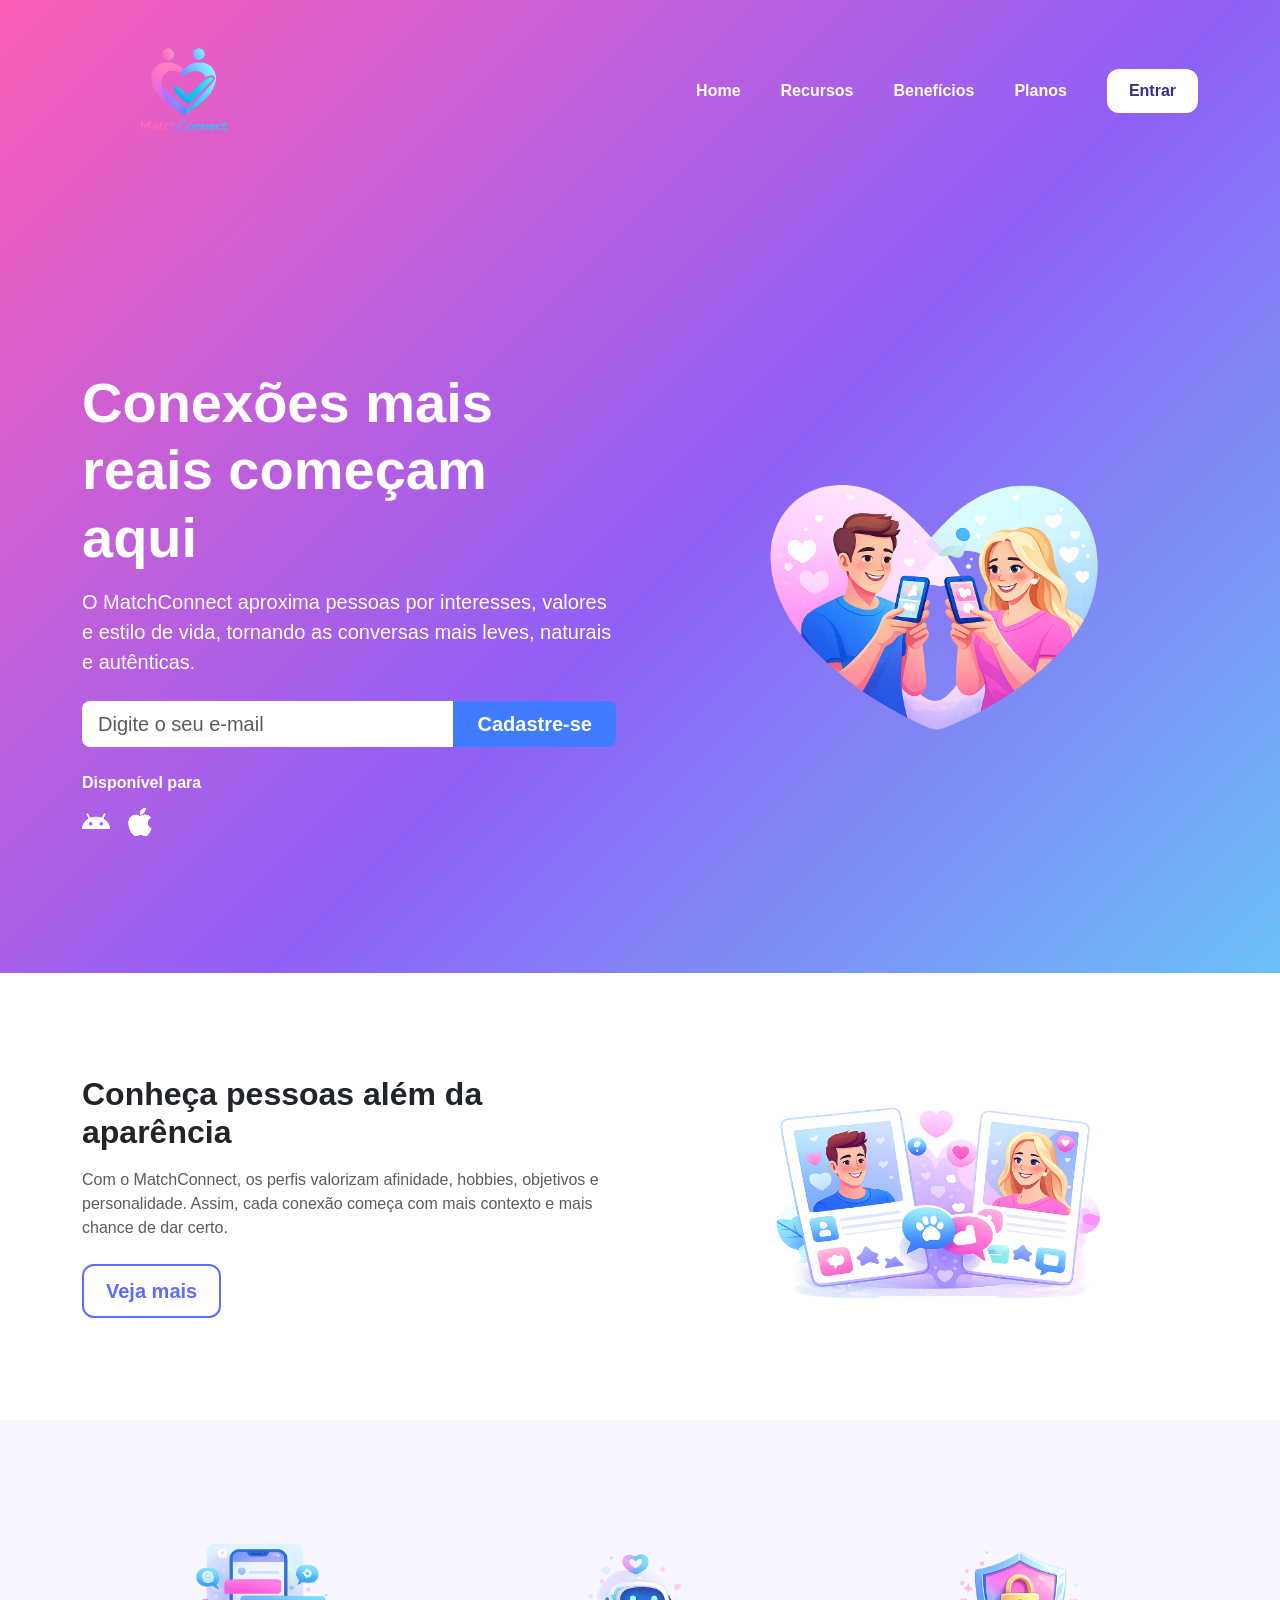
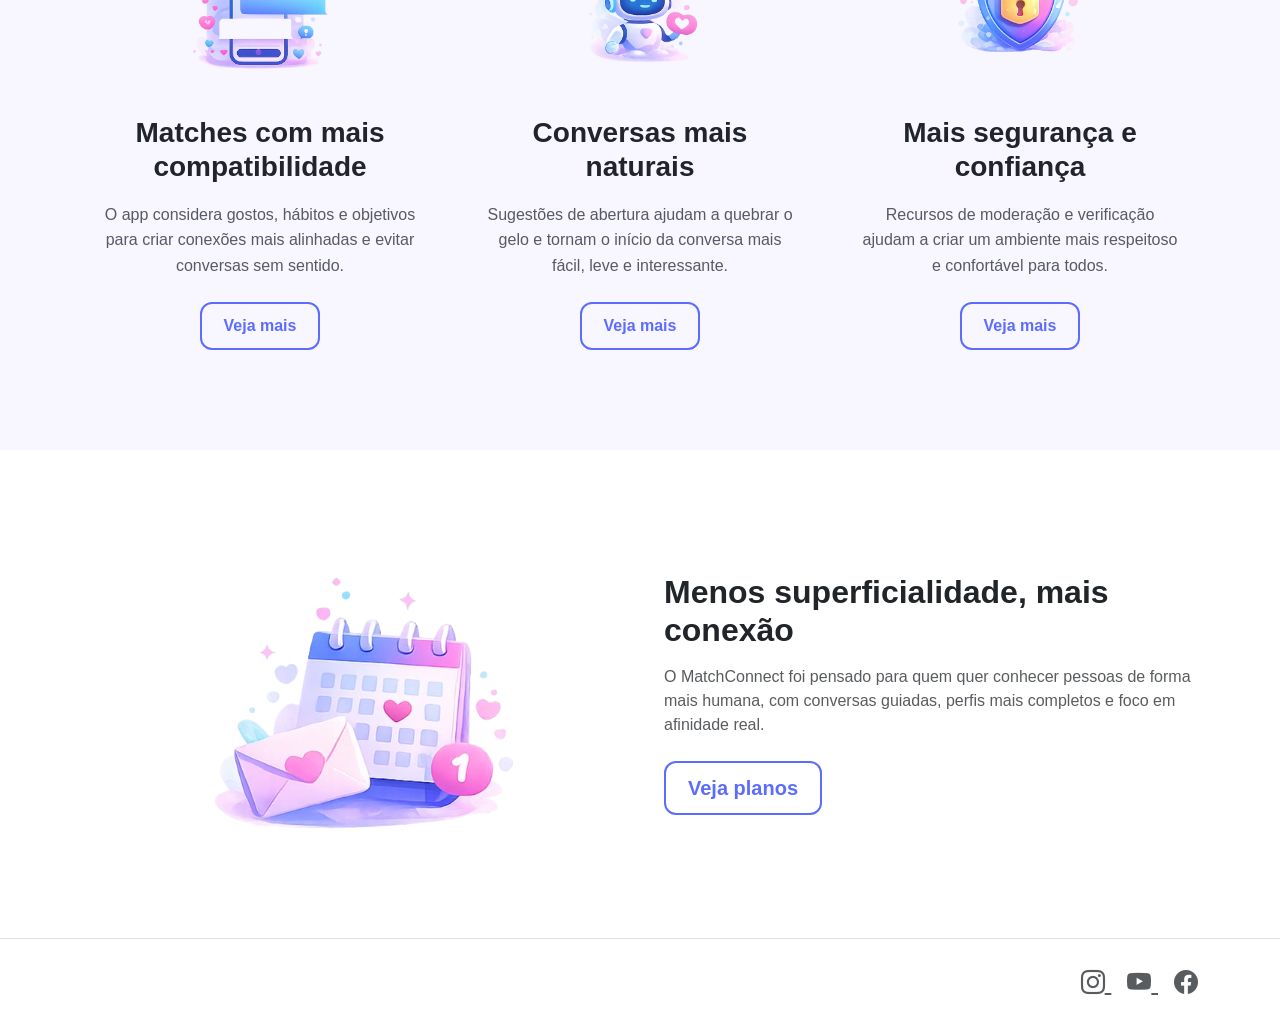
<file: index.html>
<!doctype html>
<html lang="pt-BR">

<head>
    <!-- Configurações básicas -->
    <meta charset="utf-8">
    <meta name="viewport" content="width=device-width, initial-scale=1">

    <!-- Título -->
    <title>MatchConnect</title>

    <!-- Bootstrap CSS -->
    <link href="https://cdn.jsdelivr.net/npm/bootstrap@5.3.8/dist/css/bootstrap.min.css" rel="stylesheet">

    <!-- Bootstrap Icons -->
    <link rel="stylesheet" href="https://cdn.jsdelivr.net/npm/bootstrap-icons@1.11.3/font/bootstrap-icons.min.css">

    <!-- CSS próprio -->
    <link rel="stylesheet" href="MatchC.css">
</head>

<body>

    <!-- ================= TOPO ================= -->
    <div class="hero-bg">

        <!-- ================= HEADER ================= -->
        <header>
            <nav class="navbar navbar-expand-lg navbar-custom">
                <div class="container">

                    <!-- Logo -->
                    <a class="navbar-brand" href="#">
                        <img src="Img/MatchConnectLOGO.PNG" alt="Logo MatchConnect">
                    </a>

                    <!-- Botão hamburguer -->
                    <button class="navbar-toggler" type="button" data-bs-toggle="collapse"
                        data-bs-target="#menuPrincipal" aria-controls="menuPrincipal" aria-expanded="false"
                        aria-label="Abrir navegação">
                        <span class="navbar-toggler-icon"></span>
                    </button>

                    <!-- Menu -->
                    <div class="collapse navbar-collapse" id="menuPrincipal">
                        <ul class="navbar-nav ms-auto align-items-lg-center gap-lg-4 text-center">
                            <li class="nav-item">
                                <a class="nav-link" href="#home">Home</a>
                            </li>
                            <li class="nav-item">
                                <a class="nav-link" href="#recursos">Recursos</a>
                            </li>
                            <li class="nav-item">
                                <a class="nav-link" href="#beneficios">Benefícios</a>
                            </li>
                            <li class="nav-item">
                                <a class="nav-link" href="#planos">Planos</a>
                            </li>
                            <li class="nav-item">
                                <a href="TelaInicial.html" class="btn btn-entrar ms-lg-2">Entrar</a>
                            </li>
                        </ul>
                    </div>

                </div>
            </nav>
        </header>
        <!-- =============== FIM HEADER =============== -->


        <!-- ================= ÁREA PRINCIPAL ================= -->
        <section id="home" class="principal">
            <div class="container">
                <div class="row align-items-center g-5">

                    <!-- Texto -->
                    <div class="col-lg-6">
                        <div class="hero-conteudo text-white">
                            <h1 class="display-4 fw-bold mb-3">
                                Conexões mais reais começam aqui
                            </h1>

                            <p class="lead mb-4">
                                O MatchConnect aproxima pessoas por interesses, valores e estilo de vida, tornando as
                                conversas mais leves, naturais e autênticas.
                            </p>

                            <div class="input-group input-group-lg mb-4">

                                <input type="email" class="form-control" placeholder="Digite o seu e-mail"
                                    aria-label="Digite o seu e-mail">
                                <a href="Cadastro.html" class="btn btn-cadastro px-4">Cadastre-se</a>
                            </div>

                            <div class="hero-apps">
                                <p class="mb-2 fw-semibold">Disponível para</p>

                                <div class="d-flex gap-3 fs-3">
                                    <a href="#" class="text-white" aria-label="Android">
                                        <i class="bi bi-android"></i>
                                    </a>
                                    <a href="#" class="text-white" aria-label="Apple">
                                        <i class="bi bi-apple"></i>
                                    </a>
                                </div>
                            </div>
                        </div>
                    </div>

                    <!-- Imagem principal -->
                    <div class="col-lg-6 text-center d-flex align-items-end justify-content-center">
                        <img src="Img/img1.png" alt="Ilustração cartoon do MatchConnect" class="img-fluid img-hero">
                    </div>

                </div>
            </div>
        </section>
        <!-- =============== FIM ÁREA PRINCIPAL =============== -->

    </div>
    <!-- =============== FIM TOPO =============== -->


    <!-- ================= MAIN ================= -->
    <main>

        <!-- ================= SEÇÃO 1 ================= -->
        <section id="recursos" class="secao-conteudo">
            <div class="container">
                <div class="row align-items-center g-5">

                    <!-- Texto -->
                    <div class="col-md-6">
                        <h2 class="fw-bold mb-3">
                            Conheça pessoas além da aparência
                        </h2>

                        <p class="text-muted mb-4">
                            Com o MatchConnect, os perfis valorizam afinidade, hobbies, objetivos e personalidade.
                            Assim, cada conexão começa com mais contexto e mais chance de dar certo.
                        </p>

                        <a href="#" class="btn btn-outline-cor btn-lg">
                            Veja mais
                        </a>
                    </div>

                    <!-- Imagem -->
                    <div class="col-md-6 text-center">
                        <img src="Img/match2.png" alt="Perfis ilustrados" class="img-fluid img-conteudo">
                    </div>

                </div>
            </div>
        </section>
        <!-- =============== FIM SEÇÃO 1 =============== -->


        <!-- ================= SEÇÃO BENEFÍCIOS ================= -->
        <section id="beneficios" class="secao-conteudo secao-clara">
            <div class="container">
                <div class="row text-center g-4">

                    <!-- Coluna 1 -->
                    <div class="col-md-4">
                        <div class="beneficio-item h-100 d-flex flex-column align-items-center">
                            <img src="Img/Match3.png" alt="Conversa guiada" class="img-fluid img-beneficio mb-4">

                            <h3 class="fw-bold mb-3">
                                Matches com mais compatibilidade
                            </h3>

                            <p class="text-muted mb-4">
                                O app considera gostos, hábitos e objetivos para criar conexões mais alinhadas e evitar
                                conversas sem sentido.
                            </p>

                            <a href="#" class="btn btn-outline-cor mt-auto">
                                Veja mais
                            </a>
                        </div>
                    </div>

                    <!-- Coluna 2 -->
                    <div class="col-md-4">
                        <div class="beneficio-item h-100 d-flex flex-column align-items-center">
                            <img src="Img/ailove.png" alt="Conversa guiada" class="img-fluid img-beneficio mb-4">

                            <h3 class="fw-bold mb-3">
                                Conversas mais naturais
                            </h3>

                            <p class="text-muted mb-4">
                                Sugestões de abertura ajudam a quebrar o gelo e tornam o início da conversa mais fácil,
                                leve e interessante.
                            </p>

                            <a href="#" class="btn btn-outline-cor mt-auto">
                                Veja mais
                            </a>
                        </div>
                    </div>

                    <!-- Coluna 3 -->
                    <div class="col-md-4">
                        <div class="beneficio-item h-100 d-flex flex-column align-items-center">
                            <img src="Img/matchsafe.png" alt="Segurança no app" class="img-fluid img-beneficio mb-4">

                            <h3 class="fw-bold mb-3">
                                Mais segurança e confiança
                            </h3>

                            <p class="text-muted mb-4">
                                Recursos de moderação e verificação ajudam a criar um ambiente mais respeitoso e
                                confortável para todos.
                            </p>

                            <a href="#" class="btn btn-outline-cor mt-auto">
                                Veja mais
                            </a>
                        </div>
                    </div>

                </div>
            </div>
        </section>
        <!-- =============== FIM SEÇÃO BENEFÍCIOS =============== -->


        <!-- ================= SEÇÃO 3 ================= -->
        <section id="planos" class="secao-conteudo">
            <div class="container">
                <div class="row align-items-center g-5">

                    <!-- Imagem -->
                    <div class="col-md-6 text-center">
                        <img src="Img/calend.png" alt="Casal conectado no app" class="img-fluid img-conteudo">
                    </div>

                    <!-- Texto -->
                    <div class="col-md-6">
                        <h2 class="fw-bold mb-3">
                            Menos superficialidade, mais conexão
                        </h2>

                        <p class="text-muted mb-4">
                            O MatchConnect foi pensado para quem quer conhecer pessoas de forma mais humana, com
                            conversas guiadas, perfis mais completos e foco em afinidade real.
                        </p>

                        <a href="#" class="btn btn-outline-cor btn-lg">
                            Veja planos
                        </a>
                    </div>

                </div>
            </div>
        </section>
        <!-- =============== FIM SEÇÃO 3 =============== -->

    </main>
    <!-- =============== FIM MAIN =============== -->


    <!-- ================= RODAPÉ ================= -->
    <footer class="py-4 border-top footer-custom">
        <div class="container">
            <div class="row align-items-center">

                <!-- Menus -->
                <div class="col-md-6 mb-3 mb-md-0">
                    <ul class="nav justify-content-center justify-content-md-start">
                        <li class="nav-item">
                            <a href="#home" class="nav-link px-2 text-muted">Home</a>
                        </li>
                        <li class="nav-item">
                            <a href="#recursos" class="nav-link px-2 text-muted">Recursos</a>
                        </li>
                        <li class="nav-item">
                            <a href="#beneficios" class="nav-link px-2 text-muted">Benefícios</a>
                        </li>
                        <li class="nav-item">
                            <a href="#planos" class="nav-link px-2 text-muted">Planos</a>
                        </li>
                    </ul>
                </div>

                <!-- Redes -->
                <div class="col-md-6 text-center text-md-end">
                    <a href="#" class="text-muted fs-4 me-3" aria-label="Instagram">
                        <i class="bi bi-instagram"></i>
                    </a>
                    <a href="#" class="text-muted fs-4 me-3" aria-label="Youtube">
                        <i class="bi bi-youtube"></i>
                    </a>
                    <a href="#" class="text-muted fs-4" aria-label="Facebook">
                        <i class="bi bi-facebook"></i>
                    </a>
                </div>

            </div>
        </div>
    </footer>
    <!-- =============== FIM RODAPÉ =============== -->

    <!-- Bootstrap JS -->
    <script src="https://cdn.jsdelivr.net/npm/bootstrap@5.3.8/dist/js/bootstrap.bundle.min.js"></script>

</body>

</html>
</file>
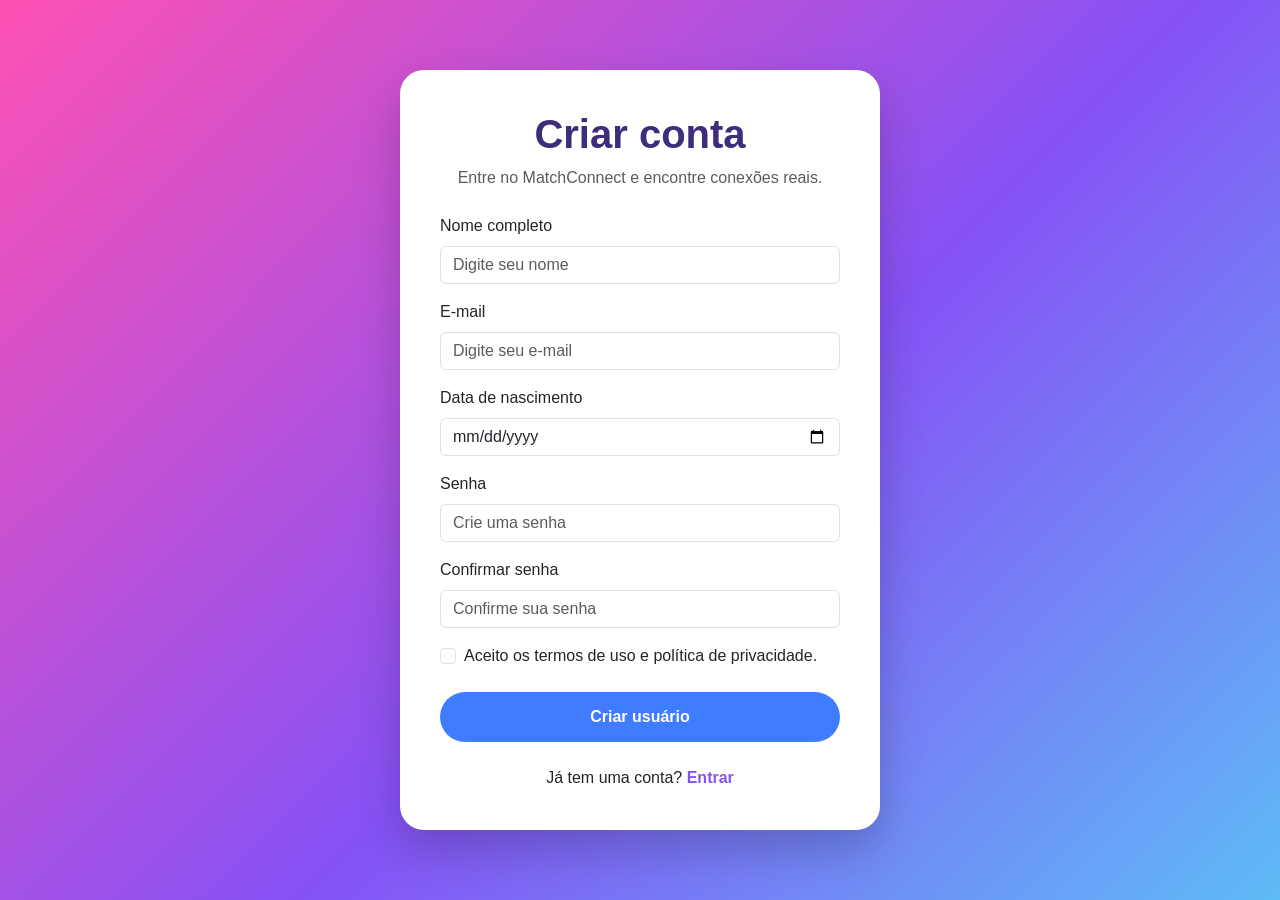
<file: Cadastro.html>
<!DOCTYPE html>
<html lang="pt-br">

<head>
  <meta charset="UTF-8">
  <meta name="viewport" content="width=device-width, initial-scale=1.0">
  <title>Criar Usuário | MatchConnect</title>

  <link href="https://cdn.jsdelivr.net/npm/bootstrap@5.3.8/dist/css/bootstrap.min.css" rel="stylesheet">

  <style>
    body {
      min-height: 100vh;
      background: linear-gradient(135deg, #FD51B3 0%, #8652F5 55%, #5EBBF6 100%);
      display: flex;
      align-items: center;
      justify-content: center;
      font-family: Arial, sans-serif;
    }

    .cadastro-card {
      background: #ffffff;
      border-radius: 24px;
      padding: 40px;
      width: 100%;
      max-width: 480px;
      box-shadow: 0 20px 45px rgba(0, 0, 0, 0.2);
    }

    .cadastro-card h1 {
      color: #3d2d7a;
      font-weight: 700;
    }

    .btn-cadastro {
      background-color: #3f7cff;
      color: #fff;
      border-radius: 30px;
      font-weight: 600;
      padding: 12px;
    }

    .btn-cadastro:hover {
      background-color: #2f68df;
      color: #fff;
    }

    .link-login {
      color: #8652F5;
      font-weight: 600;
      text-decoration: none;
    }

    .link-login:hover {
      text-decoration: underline;
    }
  </style>
</head>

<body>

  <main class="cadastro-card">
    <div class="text-center mb-4">
      <h1>Criar conta</h1>
      <p class="text-muted mb-0">Entre no MatchConnect e encontre conexões reais.</p>
    </div>

    <form>
      <div class="mb-3">
        <label for="nome" class="form-label">Nome completo</label>
        <input type="text" class="form-control" id="nome" placeholder="Digite seu nome">
      </div>

      <div class="mb-3">
        <label for="email" class="form-label">E-mail</label>
        <input type="email" class="form-control" id="email" placeholder="Digite seu e-mail">
      </div>

      <div class="mb-3">
        <label for="dataNascimento" class="form-label">Data de nascimento</label>
        <input type="date" class="form-control" id="dataNascimento">
      </div>

      <div class="mb-3">
        <label for="senha" class="form-label">Senha</label>
        <input type="password" class="form-control" id="senha" placeholder="Crie uma senha">
      </div>

      <div class="mb-3">
        <label for="confirmarSenha" class="form-label">Confirmar senha</label>
        <input type="password" class="form-control" id="confirmarSenha" placeholder="Confirme sua senha">
      </div>

      <div class="form-check mb-4">
        <input class="form-check-input" type="checkbox" id="termos">
        <label class="form-check-label" for="termos">
          Aceito os termos de uso e política de privacidade.
        </label>
      </div>

      <button type="submit" class="btn btn-cadastro w-100">
        Criar usuário
      </button>
    </form>

    <p class="text-center mt-4 mb-0">
      Já tem uma conta?
      <a href="TelaInicial.html" class="link-login">Entrar</a>
    </p>
  </main>
  <script src="Cadas.js"></script>
  <script src="https://cdn.jsdelivr.net/npm/bootstrap@5.3.8/dist/js/bootstrap.bundle.min.js"></script>
</body>

</html>
</file>
<file: MatchC.css>
/* ================= GERAL ================= */
body {
    font-family: Arial, Helvetica, sans-serif;
    background-color: #ffffff;
}

html {
    scroll-behavior: smooth;
}

.secao-conteudo {
    padding: 80px 0;
    background-color: #ffffff;
}

.secao-clara {
    background-color: #f8f7ff;
}

/* ================= TOPO / HERO ================= */
.hero-bg {
        background: linear-gradient(
        135deg,
        rgba(253, 81, 179, 0.92) 0%,
        rgba(134, 82, 245, 0.92) 55%,
        rgba(94, 187, 246, 0.92) 100%
    );
}

.principal {
    padding: 60px 0 0;
    min-height: 88vh;
    display: flex;
    align-items: center;
}

.hero-conteudo {
    max-width: 560px;
}

.img-hero {
    max-width: 500px;
    width: 100%;
    display: block;
}

/* ================= NAVBAR ================= */
.navbar-custom {
    padding: 18px 0;
}


.navbar-brand img {
    height: 135px;
    width: auto;
    display: block;
}

.nav-link {
    color: #ffffff !important;
    font-weight: 600;
}

.nav-link:hover {
    color: lightblue !important;
}

.btn-entrar {
    background-color: #ffffff;
    color: #3d2d7a;
    font-weight: 700;
    border-radius: 12px;
    padding: 10px 22px;
    border: none;
}

.btn-entrar:hover {
    background-color: lightblue;
    color: #3d2d7a;
}

.navbar-toggler {
    border-color: rgba(255, 255, 255, 0.8);
}

.navbar-toggler:focus {
    box-shadow: none;
}

.navbar-toggler-icon {
    filter: brightness(0) invert(1);
}

/* ================= FORM ================= */
.btn-cadastro {
    background-color: #3f7cff;
    color: #ffffff;
    border: none;
    font-weight: 600;
}

.btn-cadastro:hover {
    background-color: #2f68df;
    color: #ffffff;
}

.form-control {
    border: none;
}

.form-control:focus {
    box-shadow: 0 0 0 0.2rem rgba(63, 124, 255, 0.25);
}

/* ================= BOTÕES ================= */
.btn-outline-cor {
    border: 2px solid #5c6cff;
    color: #5c6cff;
    font-weight: 600;
    border-radius: 12px;
    padding: 10px 22px;
}

.btn-outline-cor:hover {
    background-color: #5c6cff;
    color: #ffffff;
}

/* ================= CONTEÚDO ================= */
.img-conteudo {
    max-width: 430px;
    width: 100%;
}

.beneficio-item {
    padding: 20px;
}

.img-beneficio {
    width: 170px;
    height: 170px;
    object-fit: contain;
}

#beneficios h3 {
    min-height: 72px;
    display: flex;
    align-items: center;
    justify-content: center;
}

#beneficios p {
    line-height: 1.6;
    max-width: 320px;
}

/* ================= RODAPÉ ================= */
.footer-custom {
    background-color: #ffffff;
}

footer .nav-link:hover,
footer a:hover {
    color: #5c6cff !important;
    transition: 0.3s;
}

/* ================= RESPONSIVO ================= */
@media (max-width: 991.98px) {
    .principal {
        text-align: center;
        min-height: auto;
        padding: 50px 0 20px;
    }

    .hero-conteudo {
        max-width: 100%;
        margin: 0 auto;
    }

    .hero-conteudo .d-flex {
        justify-content: center;
    }

    .btn-entrar {
        margin-top: 8px;
    }

    .img-hero {
        max-width: 360px;
        margin-top: 20px;
    }
}
</file>
